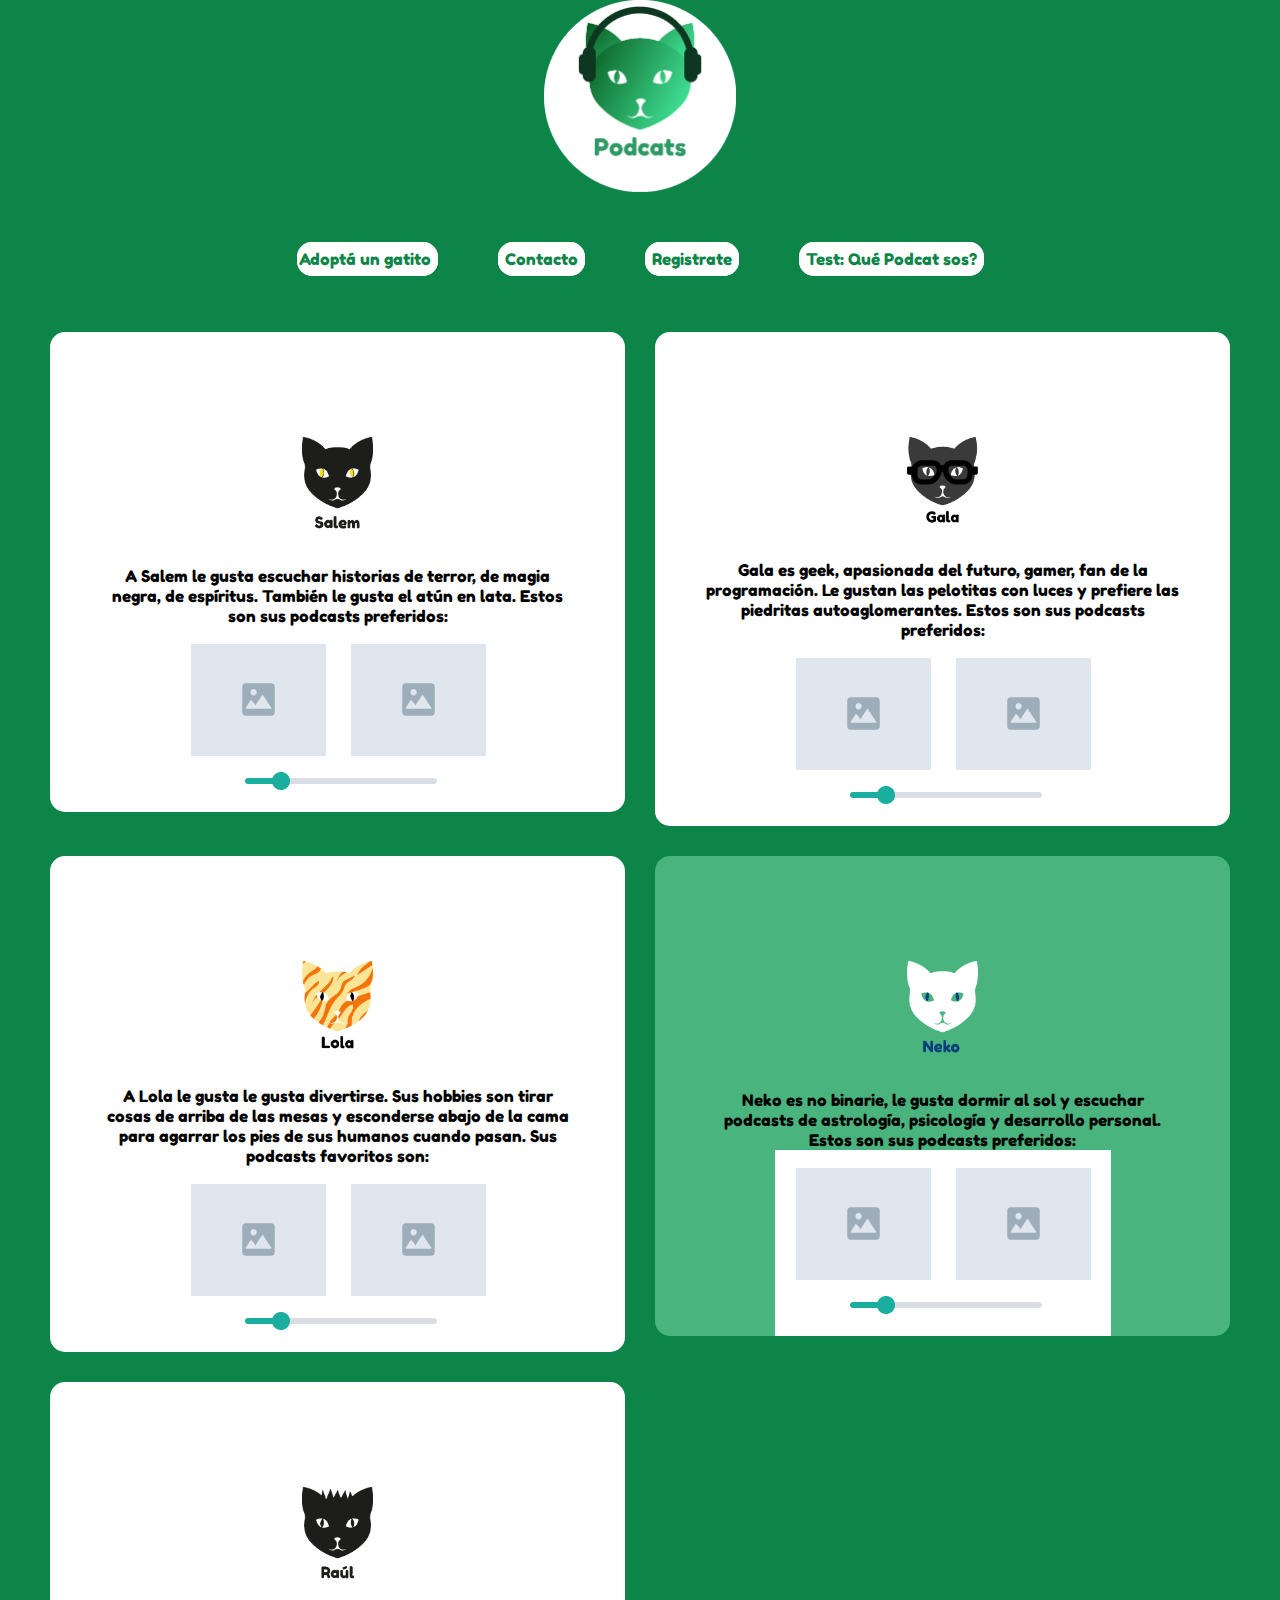
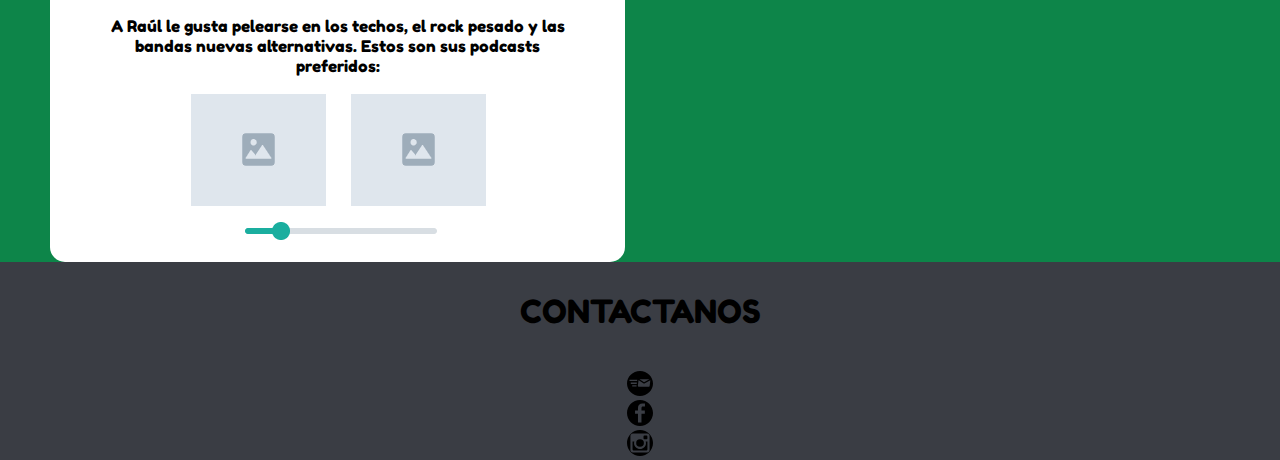
<file: index.html>
<!DOCTYPE html>
<html lang="es">
<head>
    <meta charset="UTF-8">
    <meta http-equiv="X-UA-Compatible" content="IE=edge">
    <meta name="viewport" content="width=device-width, initial-scale=1.0">
    <title>Podcats</title>
    <link rel="stylesheet" href="Podcats.css">
</head>

<body>
     <!-- Etiquetas de sección -->

       <!-- Header define la cabecera de una página web -->

       <header>
<!-- Logotipo -->
 
    <img src="img/logopodcastfblanco.png" alt="Logo Podcats">

<!-- Slogan, descripción -->

    <!-- Nav sólo debe tener enlaces de navegación -->

        <nav class="main-nav wrapper">
            <ul class="main-nav__group">
                <li class="main-nav__item">
                    <a href="https://www.facebook.com/adopte.un.gato/" target="_blank" class="main-nav__link anchorLink">Adoptá un gatito</a>
                </li>
                <li class="main-nav__item">
                    <a href="contacto.html" target="_blank" class="main-nav__link anchorLink">Contacto</a>
                </li>
                <li class="main-nav__item">
                    <a href="registrate.html" target="_blank" class="main-nav__link anchorLink">Registrate</a>
                </li>
                <li class="main-nav__item">
                    <a href="https://form.jotform.com/213026482984662" target="_blank" class="main-nav__link anchorLink">Test: Qué Podcat sos?</a>
                </li>
            </ul>
        </nav><!-- Cierra .main-nav! -->
    
</header>
<section class="gatitos">
        
            <div class="gatito">
              
                <div class="gato-info">
                    <img class="salem-imagen" src="img/salemsf.png" alt="Salem">
                    <p class="gato-texto">A Salem le gusta escuchar historias de terror, de magia negra, de espíritus. También le gusta el atún en lata. Estos son sus podcasts preferidos:</p>
                    <img class="podcasts" src="img/similslider.png" alt="Podcasts que le gustan a Salem">
                </div>
            </div><!-- Acá cierra .gatito -->

                <div class="gatito">
                    
                    <div class="gato-info">
                        <img class="gala-imagen" src="img/galasf.png" alt="Gala">
                        <p class="gato-texto">Gala es geek, apasionada del futuro, gamer, fan de la programación. Le gustan las pelotitas con luces y prefiere las piedritas autoaglomerantes. Estos son sus podcasts preferidos:</p>
                        <img class="podcasts" src="img/similslider.png" alt="Podcasts que le gustan a Gala">
                    </div>
                    </div>
                    <div class="gatito">
                     
                        <div class="gato-info">
                            <img class="lola-imagen" src="img/lolasf.png" alt="Lola">
                            <p class="gato-texto">A Lola le gusta le gusta divertirse. Sus hobbies son tirar cosas de arriba de las mesas y esconderse abajo de la cama para agarrar los pies de sus humanos cuando pasan. Sus podcasts favoritos son:</p>
                            <img class="podcasts" src="img/similslider.png" alt="Podcasts que le gustan a Lola">
                        </div>
                        </div>
                        <div class="gatito">
                            
                            <div class="neko-info">
                                <img class="neko-imagen" src="img/nekosf.png" alt="Neko">
                                <p class="gato-texto">Neko es no binarie, le gusta dormir al sol y escuchar podcasts de astrología, psicología y desarrollo personal. Estos son sus podcasts preferidos:</p>
                                <img class="podcasts" src="img/similslider.png" alt="Podcasts que le gustan a Neko">
                            </div>
                        </div>
                        <div class="gatito">
              
                            <div class="gato-info">
                                <img class="raul-imagen" src="img/raulsf.png" alt="Raúl">
                                <p class="gato-texto">A Raúl le gusta pelearse en los techos, el rock pesado y las bandas nuevas alternativas. Estos son sus podcasts preferidos:</p>
                                <img class="podcasts" src="img/similslider.png" alt="Podcasts que le gustan a Raúl">
                            </div>
                        </div>
</section>
<footer>
	<div class="container" id="contacto">
		<div class="row">
			<div class="col-md-12">
					<h1>CONTACTANOS</h1><br><br>

			</div>
		</div>
		<div class="row social">
		<div class="col-3"></div>	
					<div class="col-2">
						<a href="mailto:podcats@gmail.com"><img src="img/001-mail.svg" alt="Enviar mail"></a></div>

					<div class="col-2">
						<a href="https://www.facebook.com/podcats"  target="_blank"><img src="img/002-facebook-logo.svg" alt="Facebook"></a></div>


					<div class="col-2">
						<a target="_blank" href="https://www.instagram.com/podcats/" ><img src="img/003-instagram-social-network-logo-of-photo-camera.svg" alt="Instagram"></a></div>	
	</div>
</footer>
    
</body>
</html>
</file>
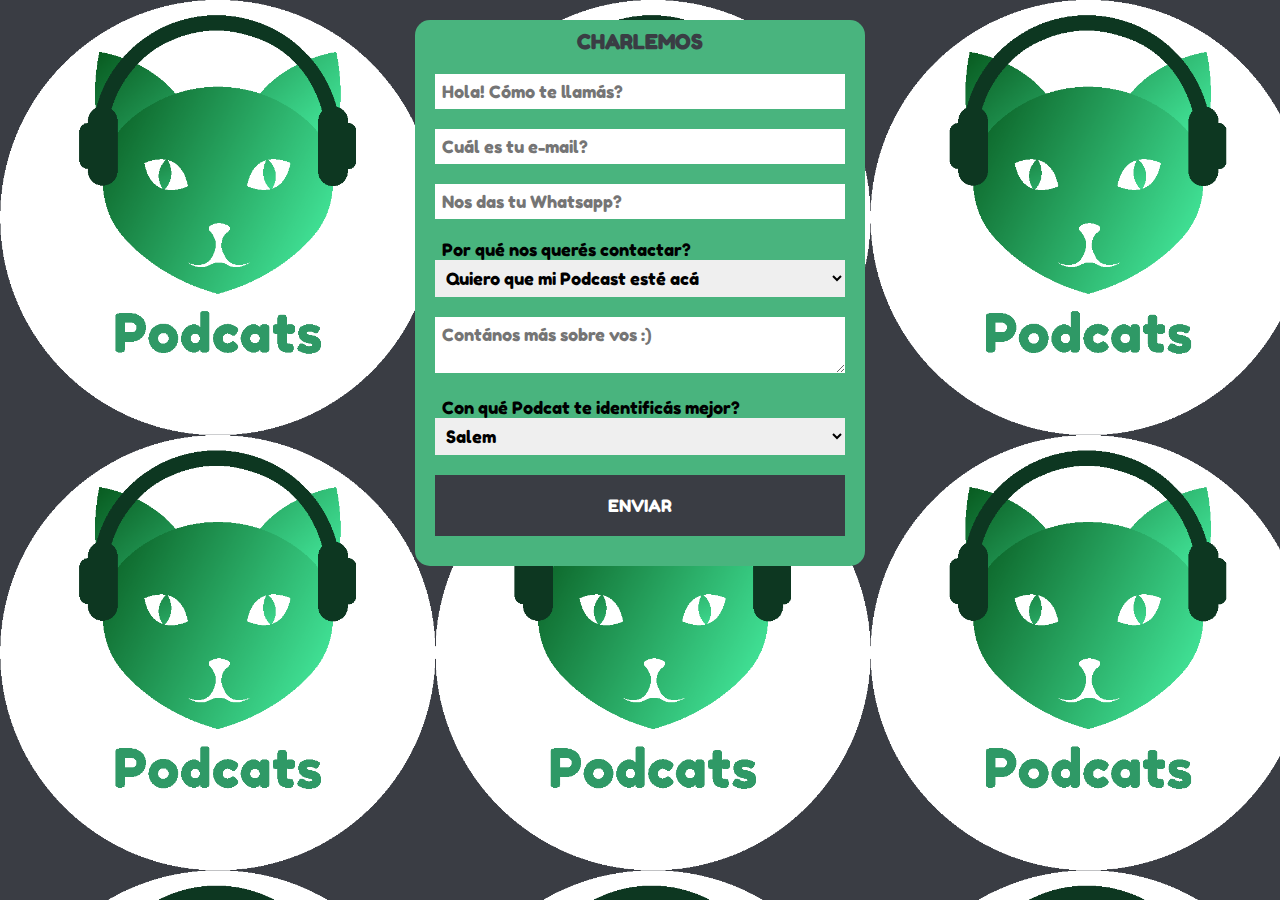
<file: contacto.html>
<!DOCTYPE html>
<html lang="es">
<head>
    <meta charset="UTF-8">
    <meta http-equiv="X-UA-Compatible" content="IE=edge">
    <meta name="viewport" content="width=device-width, initial-scale=1.0">
    <title>Contacto</title>
    <link rel="stylesheet" href="Podcats.css">
</head>
<body id="contacto">
    <form>
        <h2>CHARLEMOS</h2>
        <input type="text" name="nombre" placeholder="Hola! Cómo te llamás?">
        <input type="email" name="Correo" placeholder="Cuál es tu e-mail?">
        <input type="text" name="Teléfono" placeholder="Nos das tu Whatsapp?">
        <label> Por qué nos querés contactar?
            <select>
            <option>Quiero que mi Podcast esté acá</option>
            <option>Quiero invertir en ustedes</option>
            <option>Quiero que seamos amigos</option>
            <option>Tengo un refugio para gatos y quiero recibir donaciones</option>
            <option>Quiero trabajar con ustedes</option>
            </select></label>
        <textarea name="mensaje" placeholder="Contános más sobre vos :)"></textarea>
        <label>
            Con qué Podcat te identificás mejor?
            <select>
            <option>Salem</option>
            <option>Lola</option>
            <option>Neko</option>
            <option>Gala</option>
            <option>Raúl</option>
            </select></label>
            <button type="button" onclick="location.href='index.html'">ENVIAR</button>
        
    </form>
    
</body>
</html>
</file>
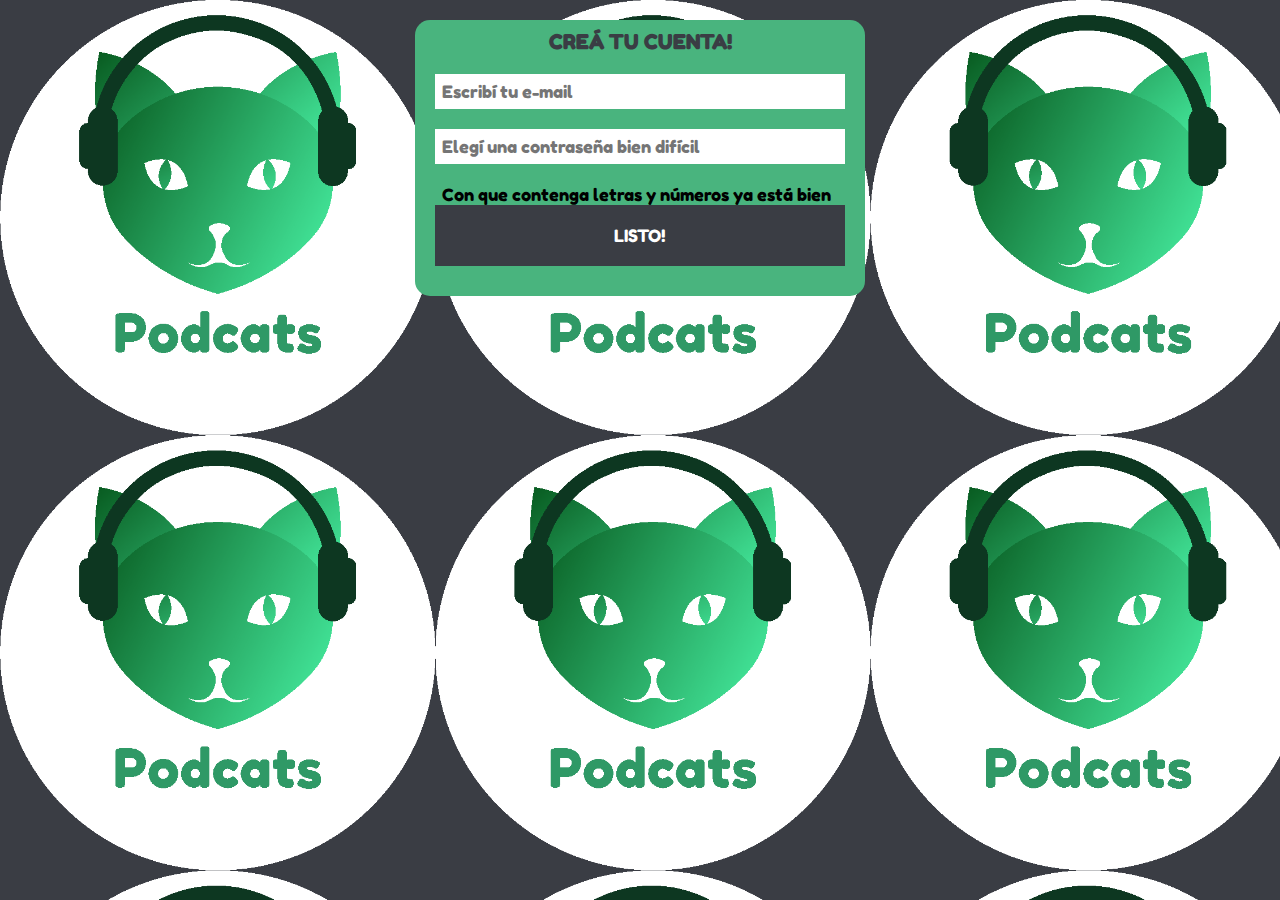
<file: registrate.html>
<!DOCTYPE html>
<html lang="es">
<head>
    <meta charset="UTF-8">
    <meta http-equiv="X-UA-Compatible" content="IE=edge">
    <meta name="viewport" content="width=device-width, initial-scale=1.0">
    <title>Registrate</title>
    <link rel="stylesheet" href="Podcats.css">
</head>
<body id="registrate">
    <form>
        <h2>CREÁ TU CUENTA!</h2>
        <input type="email" name="Correo" placeholder="Escribí tu e-mail">
        <input type="password" name="contraseña" placeholder="Elegí una contraseña bien difícil">
        <label> Con que contenga letras y números ya está bien
           </label>
        
            <button type="button" onclick="location.href='index.html'">LISTO!</button>
        
    </form>
    
</body>
</html>
</file>
<file: Podcats.css>
* {
    margin: 0;
    padding: 0;
    box-sizing: border-box; 
  font-family: fredokaone;
  src: url(FredokaOne-Regular.ttf);}

    header {
      background-color: #0d8549;
      margin-top: 0;
    }
      
      header img {
        display: flex;
        width: 15%;
        margin-left:auto;
        margin-right:auto;
        margin-top: 0;
       }

       body#contacto {
        background-image: url(img/logopodcastfblanco.png);
        
        background-size: 34%;
        background-repeat: inherit;
        margin: 0;
    }

    body#registrate {
      background-image: url(img/logopodcastfblanco.png);
      
      background-size: 34%;
      background-repeat: inherit;
      margin: 0;
  }

form {
  width: 450px;
  margin: auto;
  background: #49b47e;
  padding: 10px 20px;
  box-sizing: border-box;
  margin-top: 20px;
  border-radius: 15px;
}

h2 {
  color: #3a3d44;
  text-align: center;
  margin: 0;
  font-size: 20px;
  margin-bottom: 20px;
}

input, textarea, label, select, button {
  padding: 7px;
  margin-bottom: 20px;
  width: 100%;
  box-sizing: border-box;
  font-size: 17px;
  border: none;
}
textarea {
  min-height: 10px;
  max-height: 200px;
  max-width: 100%;
}
 button {
  background: #3a3d44;
  color: #FFFF;
  padding: 20px;
}
 button:hover {
  cursor: url(img/patita2.png), auto;
}

@media (max-width: 480px){
  form {
    width: 100%;
  }
}

       .podcasts {
        display: flex;
        margin-left:auto;
        margin-right:auto;
        margin-top: 0;
       }
       .gatitos {
        padding-top: 75px;
        padding-left: 50px;
        padding-right: 50px;
        display: grid;
       grid: 0%;
     background-color: #0d8549;
     grid-template-columns: repeat(2,1fr);
     gap: 30px;
        }
.gato-info {
  background-color: #FFFF;
  padding-top: 75px;
        padding-left: 50px;
        padding-right: 50px;
        gap: 30px;
        border-radius: 15px;
    text-align: center;
    font-size: 1em;
}
p .gato-texto {
  padding: 30 px;
}

.neko-info {
  background-color: #49b47e;
  padding-top: 75px;
        padding-left: 50px;
        padding-right: 50px;
        gap: 30px;
        border-radius: 15px;
    text-align: center;
    font-size: 1em;
}


       img.salem-imagen {
  width: 15%;
  margin: 30px;
}
.neko-imagen {
  width: 15%;
  margin: 30px;
} 
.lola-imagen {
  width: 15%;
  margin: 30px;
} 
.gala-imagen {
  width: 15%;
  margin: 30px;
} 
.raul-imagen {
  width: 15%;
  margin: 30px;
} 
.images .col-md-3{
	padding-top: 20px;

}
.social{
	text-align: center;
}
.social img{
	width: 2%;
	
}
footer{
	background: #3a3d44;
	height: 10vh;
	padding-top: 30px;
  
}
footer h1{
	text-align: center;
	font-weight: 20;
}

    body {
    background-color: #3a3d44;
    cursor: url(img/cursorneko.png), auto;
}
a {
  cursor: url(img/patita2.png), auto;
}
@font-face {
    font-family:fredokaone;
    src: url(FredokaOne-Regular.ttf);
}
.cabecera,
.contenedor {
    max-width: 1000px;
    margin: auto;
}

.cabecera {
    display: flex;
    justify-content: space-between;
    align-items: center;
    padding-bottom: 8px;
}
h1{
    font-family:fredokaone;
}
.wrapper-nav {
    position: fixed;
z-index: 2;
margin-top: 10;
width: 10%;

}
  
  .main-nav {
    width: 100%;
    height: 65px;
    line-height: 65px;
    margin-top: 0; }
  
  ul.main-nav__group {
      position: relative;
  display: inline-block;

  padding: 20px 20px;
  color: #0d8549;
  text-decoration: none;
  background: var(--white);
  transition: color 0.5s;
  margin-left: 0;
  margin-bottom: 15px;
  font-size: 1em;
  min-width: 140px;
  text-align: center;
    display: flex;
        justify-content: center;
    list-style-type: none; 
    font-family:fredokaone;}
    li.main-nav__item {
      
   
      margin-left: 30px;
      margin-right: 30px;
  margin-bottom: 15px;
  margin-top: 15px;
    
      
      
    }
  
  a.main-nav__link.anchorLink {
    border: 2px solid white;
    background-color: white;
    border-radius: 15px;
    text-align: center;
    font-size: 1em;
    color: #0d8549;
    position: relative;
text-decoration: none;
    padding: 5px;
   }

    a.main-nav__link.anchorLink:hover {
      border: 2px solid white;
      background-color: #0d8549;
      color: white;
  
      text-decoration: none;
      padding: 1px; }
    
    a:-webkit-any-link:hover {
      color: #3a3d44;
      cursor: url(img/patita2.png), auto; }

    @media (min-width: 1920px) {
      .main-nav__link {
        font-size: 1.3em; } }
    @media (max-width: 768px) {
      .main-nav__link {
        font-size: 0.9em;
        padding: 0 1.1em; } }
    @media (max-width: 450px) {
      .main-nav__link {
        padding: 0 0.9em; } }
    @media (max-width: 380px) {
      .main-nav__link {
        font-size: 0.85em;
        padding: 0 0.65em; } }
    @media (max-width: 360px) {
      .main-nav__link {
        font-size: 0.8em;
        padding: 0 0.55em; } }
  
  .main-nav__item:first-of-type a {
    padding-left: 0; }

    .main-nav__item .contactoformulario {
      text-decoration: none;
    }

    a:-webkit-any-link {
      color:white;
      text-decoration:none;
      font-size: 1em;
      cursor: url(img/patita2.png), auto;
  }
</file>
